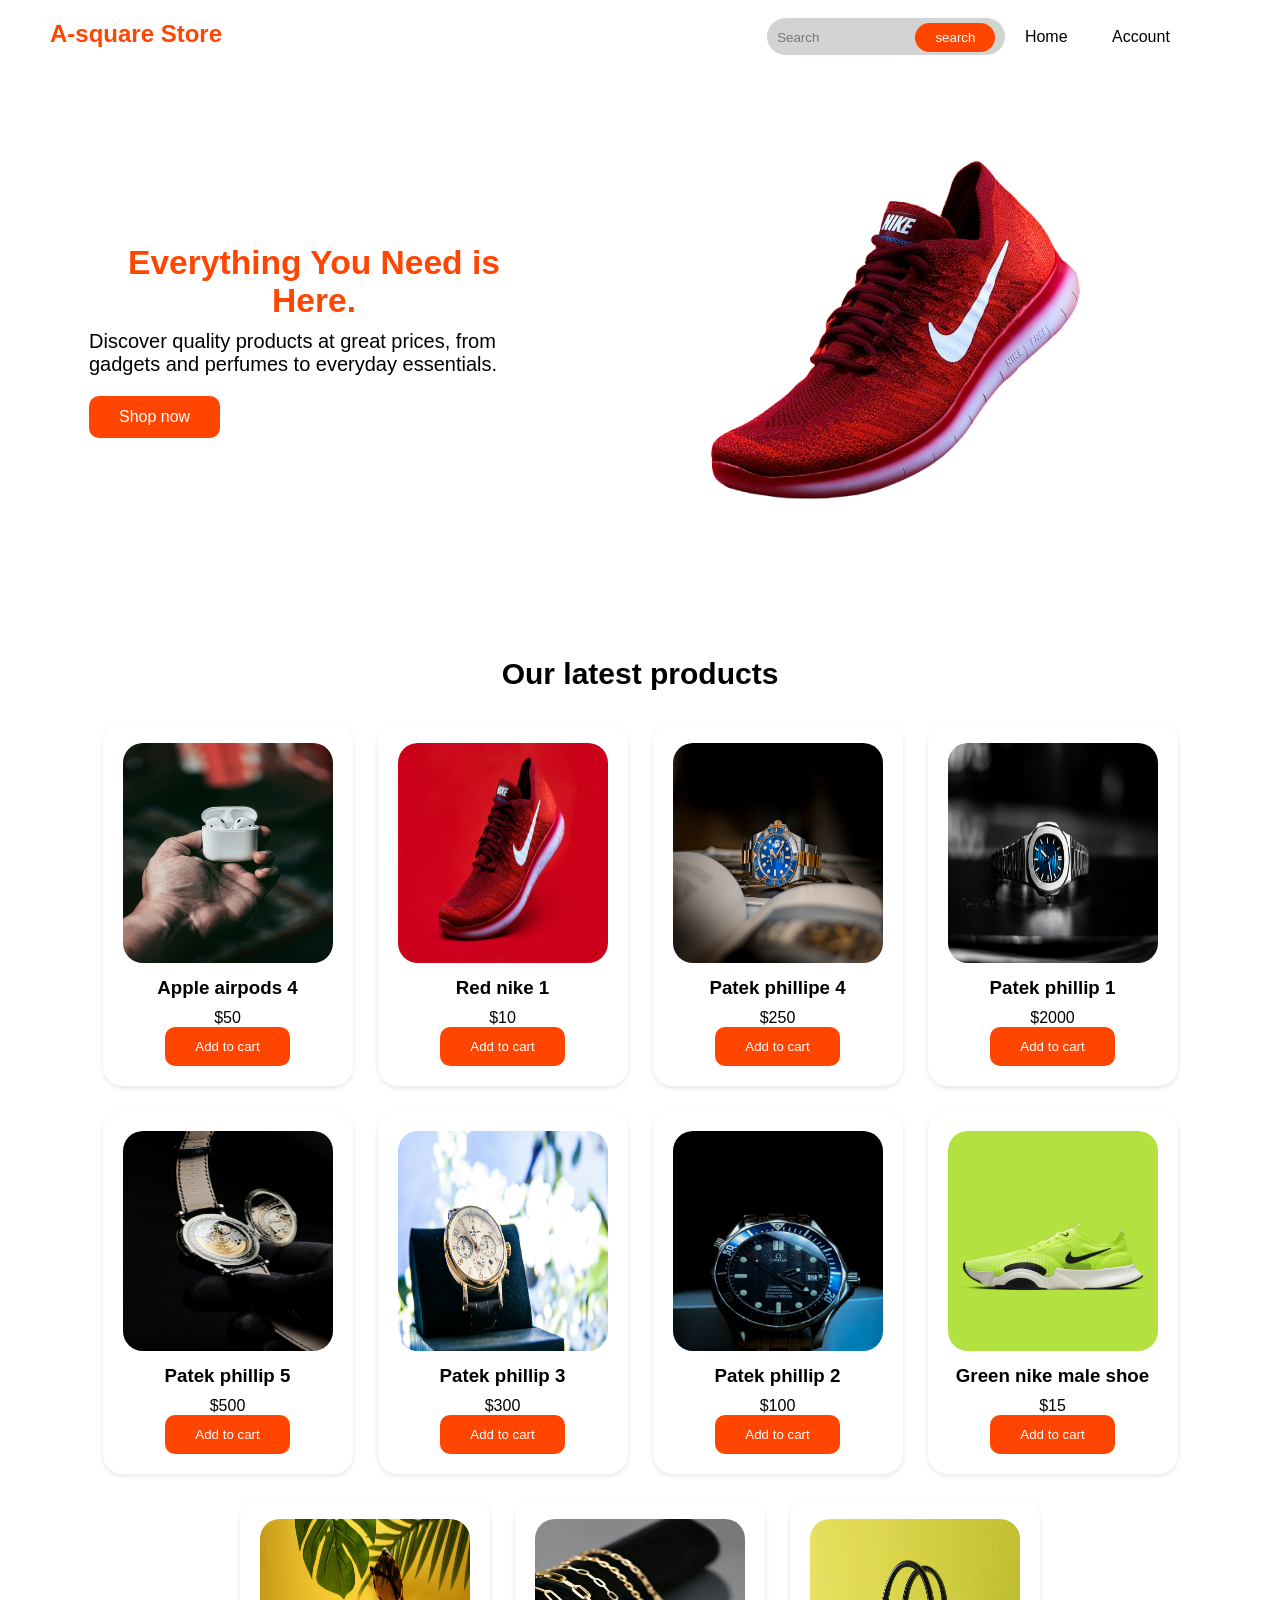
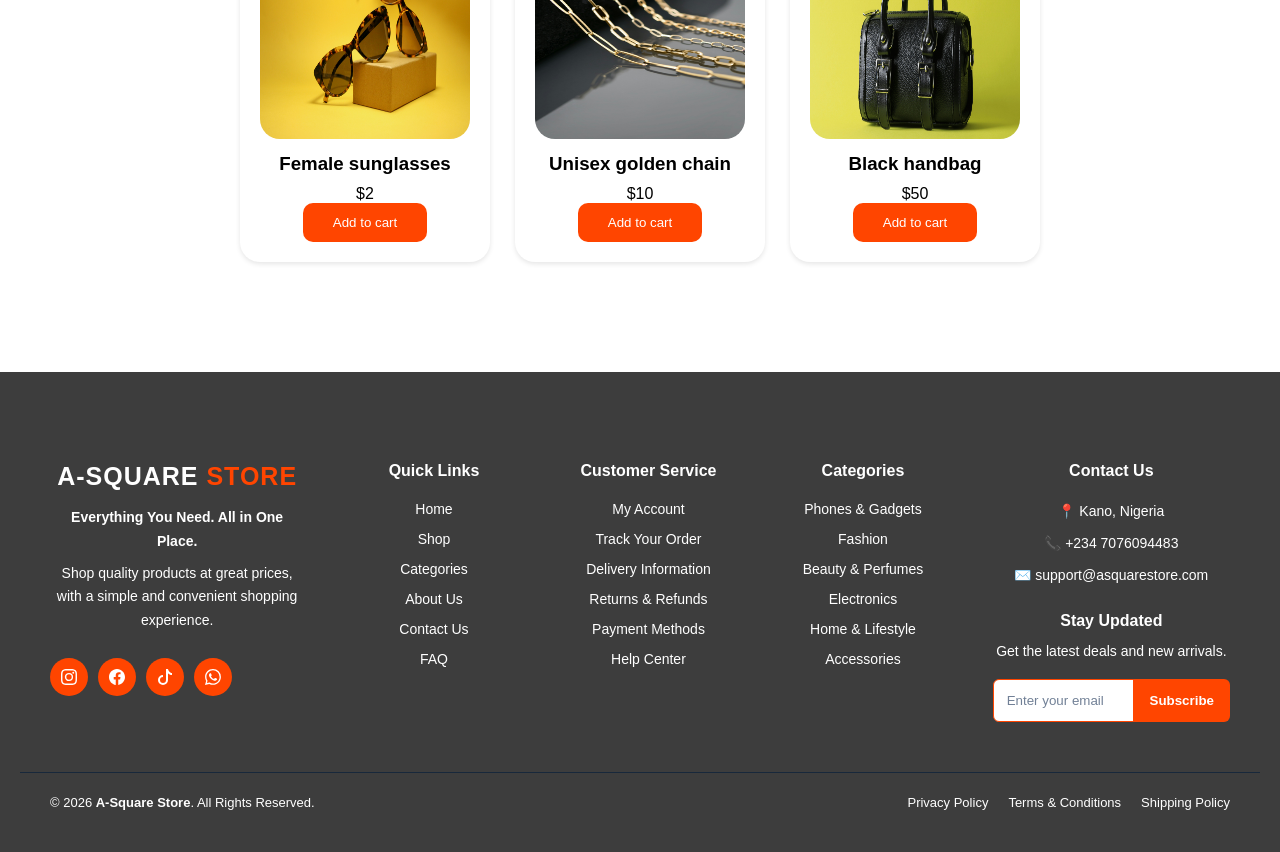
<file: index.html>
<!DOCTYPE html>
<html lang="en">
<head>
    <meta charset="UTF-8">
    <meta name="viewport" content="width=device-width, initial-scale=1.0">
    <title>A-square Store</title>
    <link rel="stylesheet" href="e-commerce.css">
</head>
<body>
    <header>
           <h2> A-square Store</h2>
            <nav>
                <span class="search">
                 <input type="text" class="search" placeholder="Search" >
                 <button class="btn">search</button>
                 </span>
                <a href="#">Home</a>
                <a href="forms.html">Account</a>
               
            </nav>
        
    </header>
    <!--Banner section-->
    <section class="banner">
        <div class="banner-content">
            <div class="banner-text">
                <h1>
                    Everything You Need is Here.
                    
                </h1>
                <p>Discover quality products at great prices, from gadgets and perfumes to everyday essentials.</p>
                <a href="#" class="btn-shop">Shop now</a>
            </div>
            <div>
                <img src="images/red_nike-removebg-preview.png" class="banner-img">
            </div>
        </div>
    </section>
    
<!--Product-Section-->

<section class="product">
    <h2>Our latest products</h2>
    <div class="product-container">
        <div class="product-content">
            <img src="images/airpods 4.jpg">
            <h3>Apple airpods 4</h3>
            <p>$50</p>
            <button class="btn-shop">Add to cart</button>
        </div>

        <div class="product-content">
            <img src="images/red nike.jpg">
            <h3>Red nike 1</h3>
            <p>$10</p>
            <button class="btn-shop">Add to cart</button>
        </div>

        <div class="product-content">
            <img src="images/patek phillipe 4.jpg">
            <h3>Patek phillipe 4</h3>
            <p>$250</p>
            <button class="btn-shop">Add to cart</button>
        </div>

        <div class="product-content">
            <img src="images/patek phillipe 1.jpg">
            <h3>Patek phillip 1</h3>
            <p>$2000</p>
            <button  class="btn-shop">Add to cart</button>
        </div>

        <div class="product-content">
            <img src="images/patek phillip 5.jpg">
            <h3>Patek phillip 5</h3>
            <p>$500</p>
            <button  class="btn-shop">Add to cart</button>
        </div>

        <div class="product-content">
            <img src="images/patek phillip 3.jpg">
            <h3>Patek phillip 3</h3>
            <p>$300</p>
            <button  class="btn-shop">Add to cart</button>
        </div>

        <div class="product-content"> 
            <img src="images/patek phillip 2.jpg">
            <h3>Patek phillip 2</h3>
            <p>$100</p>
            <button  class="btn-shop">Add to cart</button>
        </div>

        <div class="product-content">
            <img src="images/green nike.jpg">
            <h3>Green nike male shoe</h3>
            <p>$15</p>
            <button  class="btn-shop">Add to cart</button>
        </div>

        <div class="product-content">
            <img src="images/female sunglasses.jpg">
            <h3>Female sunglasses</h3>
            <p>$2</p>
            <button  class="btn-shop">Add to cart</button>
        </div>

        <div class="product-content">
            <img src="images/chain.jpg">
            <h3>Unisex golden chain</h3>
            <p>$10</p>
            <button  class="btn-shop">Add to cart</button>
        </div>

        <div class="product-content">
            <img src="images/black handbag.jpg">
            <h3>Black handbag</h3>
            <p>$50</p>
            <button  class="btn-shop">Add to cart</button>
        </div>
    </div>
</section>

<footer class="footer">
  <div class="footer-container">

    <!-- Brand -->
    <div class="footer-column footer-brand">
      <h2>A-SQUARE <span>STORE</span></h2>
      <p class="tagline">Everything You Need. All in One Place.</p>
      <p>
        Shop quality products at great prices, with a simple and convenient
        shopping experience.
      </p>

      <div class="social-links">
        <a href="https://www.instagram.com/iam_wycy?stkn=MWhldngwejRsaDhq0Q==">
            <svg xmlns="http://www.w3.org/2000/svg" width="16" height="16" fill="currentColor" class="bi bi-instagram" viewBox="0 0 16 16">
  <path d="M8 0C5.829 0 5.556.01 4.703.048 3.85.088 3.269.222 2.76.42a3.9 3.9 0 0 0-1.417.923A3.9 3.9 0 0 0 .42 2.76C.222 3.268.087 3.85.048 4.7.01 5.555 0 5.827 0 8.001c0 2.172.01 2.444.048 3.297.04.852.174 1.433.372 1.942.205.526.478.972.923 1.417.444.445.89.719 1.416.923.51.198 1.09.333 1.942.372C5.555 15.99 5.827 16 8 16s2.444-.01 3.298-.048c.851-.04 1.434-.174 1.943-.372a3.9 3.9 0 0 0 1.416-.923c.445-.445.718-.891.923-1.417.197-.509.332-1.09.372-1.942C15.99 10.445 16 10.173 16 8s-.01-2.445-.048-3.299c-.04-.851-.175-1.433-.372-1.941a3.9 3.9 0 0 0-.923-1.417A3.9 3.9 0 0 0 13.24.42c-.51-.198-1.092-.333-1.943-.372C10.443.01 10.172 0 7.998 0zm-.717 1.442h.718c2.136 0 2.389.007 3.232.046.78.035 1.204.166 1.486.275.373.145.64.319.92.599s.453.546.598.92c.11.281.24.705.275 1.485.039.843.047 1.096.047 3.231s-.008 2.389-.047 3.232c-.035.78-.166 1.203-.275 1.485a2.5 2.5 0 0 1-.599.919c-.28.28-.546.453-.92.598-.28.11-.704.24-1.485.276-.843.038-1.096.047-3.232.047s-2.39-.009-3.233-.047c-.78-.036-1.203-.166-1.485-.276a2.5 2.5 0 0 1-.92-.598 2.5 2.5 0 0 1-.6-.92c-.109-.281-.24-.705-.275-1.485-.038-.843-.046-1.096-.046-3.233s.008-2.388.046-3.231c.036-.78.166-1.204.276-1.486.145-.373.319-.64.599-.92s.546-.453.92-.598c.282-.11.705-.24 1.485-.276.738-.034 1.024-.044 2.515-.045zm4.988 1.328a.96.96 0 1 0 0 1.92.96.96 0 0 0 0-1.92m-4.27 1.122a4.109 4.109 0 1 0 0 8.217 4.109 4.109 0 0 0 0-8.217m0 1.441a2.667 2.667 0 1 1 0 5.334 2.667 2.667 0 0 1 0-5.334"/>
</svg>
        </a>
        <a href="Abdurrahman Aliyu Musa">
            <svg xmlns="http://www.w3.org/2000/svg" width="16" height="16" fill="currentColor" class="bi bi-facebook" viewBox="0 0 16 16">
  <path d="M16 8.049c0-4.446-3.582-8.05-8-8.05C3.58 0-.002 3.603-.002 8.05c0 4.017 2.926 7.347 6.75 7.951v-5.625h-2.03V8.05H6.75V6.275c0-2.017 1.195-3.131 3.022-3.131.876 0 1.791.157 1.791.157v1.98h-1.009c-.993 0-1.303.621-1.303 1.258v1.51h2.218l-.354 2.326H9.25V16c3.824-.604 6.75-3.934 6.75-7.951"/>
</svg>
        </a>
        <a href="#asquaregadgetss">
            <svg xmlns="http://www.w3.org/2000/svg" width="16" height="16" fill="currentColor" class="bi bi-tiktok" viewBox="0 0 16 16">
  <path d="M9 0h1.98c.144.715.54 1.617 1.235 2.512C12.895 3.389 13.797 4 15 4v2c-1.753 0-3.07-.814-4-1.829V11a5 5 0 1 1-5-5v2a3 3 0 1 0 3 3z"/>
</svg>
       
        </a>
        <a href="#iam_asquare11">
            <svg xmlns="http://www.w3.org/2000/svg" width="16" height="16" fill="currentColor" class="bi bi-whatsapp" viewBox="0 0 16 16">
  <path d="M13.601 2.326A7.85 7.85 0 0 0 7.994 0C3.627 0 .068 3.558.064 7.926c0 1.399.366 2.76 1.057 3.965L0 16l4.204-1.102a7.9 7.9 0 0 0 3.79.965h.004c4.368 0 7.926-3.558 7.93-7.93A7.9 7.9 0 0 0 13.6 2.326zM7.994 14.521a6.6 6.6 0 0 1-3.356-.92l-.24-.144-2.494.654.666-2.433-.156-.251a6.56 6.56 0 0 1-1.007-3.505c0-3.626 2.957-6.584 6.591-6.584a6.56 6.56 0 0 1 4.66 1.931 6.56 6.56 0 0 1 1.928 4.66c-.004 3.639-2.961 6.592-6.592 6.592m3.615-4.934c-.197-.099-1.17-.578-1.353-.646-.182-.065-.315-.099-.445.099-.133.197-.513.646-.627.775-.114.133-.232.148-.43.05-.197-.1-.836-.308-1.592-.985-.59-.525-.985-1.175-1.103-1.372-.114-.198-.011-.304.088-.403.087-.088.197-.232.296-.346.1-.114.133-.198.198-.33.065-.134.034-.248-.015-.347-.05-.099-.445-1.076-.612-1.47-.16-.389-.323-.335-.445-.34-.114-.007-.247-.007-.38-.007a.73.73 0 0 0-.529.247c-.182.198-.691.677-.691 1.654s.71 1.916.81 2.049c.098.133 1.394 2.132 3.383 2.992.47.205.84.326 1.129.418.475.152.904.129 1.246.08.38-.058 1.171-.48 1.338-.943.164-.464.164-.86.114-.943-.049-.084-.182-.133-.38-.232"/>
</svg>
        </a>
        
      </div>
    </div>

    <!-- Quick Links -->
    <div class="footer-column">
      <h3>Quick Links</h3>
      <ul>
        <li><a href="#Home">Home</a></li>
        <li><a href="#">Shop</a></li>
        <li><a href="#">Categories</a></li>
        <li><a href="#">About Us</a></li>
        <li><a href="#">Contact Us</a></li>
        <li><a href="#">FAQ</a></li>
      </ul>
    </div>

    <!-- Customer Service -->
    <div class="footer-column">
      <h3>Customer Service</h3>
      <ul>
        <li><a href="#">My Account</a></li>
        <li><a href="#">Track Your Order</a></li>
        <li><a href="#">Delivery Information</a></li>
        <li><a href="#">Returns & Refunds</a></li>
        <li><a href="#">Payment Methods</a></li>
        <li><a href="#">Help Center</a></li>
      </ul>
    </div>

    <!-- Categories -->
    <div class="footer-column">
      <h3>Categories</h3>
      <ul>
        <li><a href="#">Phones & Gadgets</a></li>
        <li><a href="#">Fashion</a></li>
        <li><a href="#">Beauty & Perfumes</a></li>
        <li><a href="#">Electronics</a></li>
        <li><a href="#">Home & Lifestyle</a></li>
        <li><a href="#">Accessories</a></li>
      </ul>
    </div>

    <!-- Contact -->
    <div class="footer-column contact-column">
      <h3>Contact Us</h3>

      <p>📍 Kano, Nigeria</p>
      <p>📞 +234 7076094483</p>
      <p>✉️ support@asquarestore.com</p>

      <h3 class="newsletter-title">Stay Updated</h3>
      <p>Get the latest deals and new arrivals.</p>

      <form class="newsletter">
        <input
          type="email"
          placeholder="Enter your email"
          aria-label="Email address"
          required
        >
        <button type="submit">Subscribe</button>
      </form>
    </div>

  </div>

  <!-- Bottom Footer -->
  <div class="footer-bottom">
    <div class="footer-bottom-container">

      <p>
        © 2026 <strong>A-Square Store</strong>. All Rights Reserved.
      </p>

      <div class="legal-links">
        <a href="#">Privacy Policy</a>
        <a href="#">Terms & Conditions</a>
        <a href="#">Shipping Policy</a>
      </div>

    </div>
  </div>
</footer>

</body>
</html>
</file>
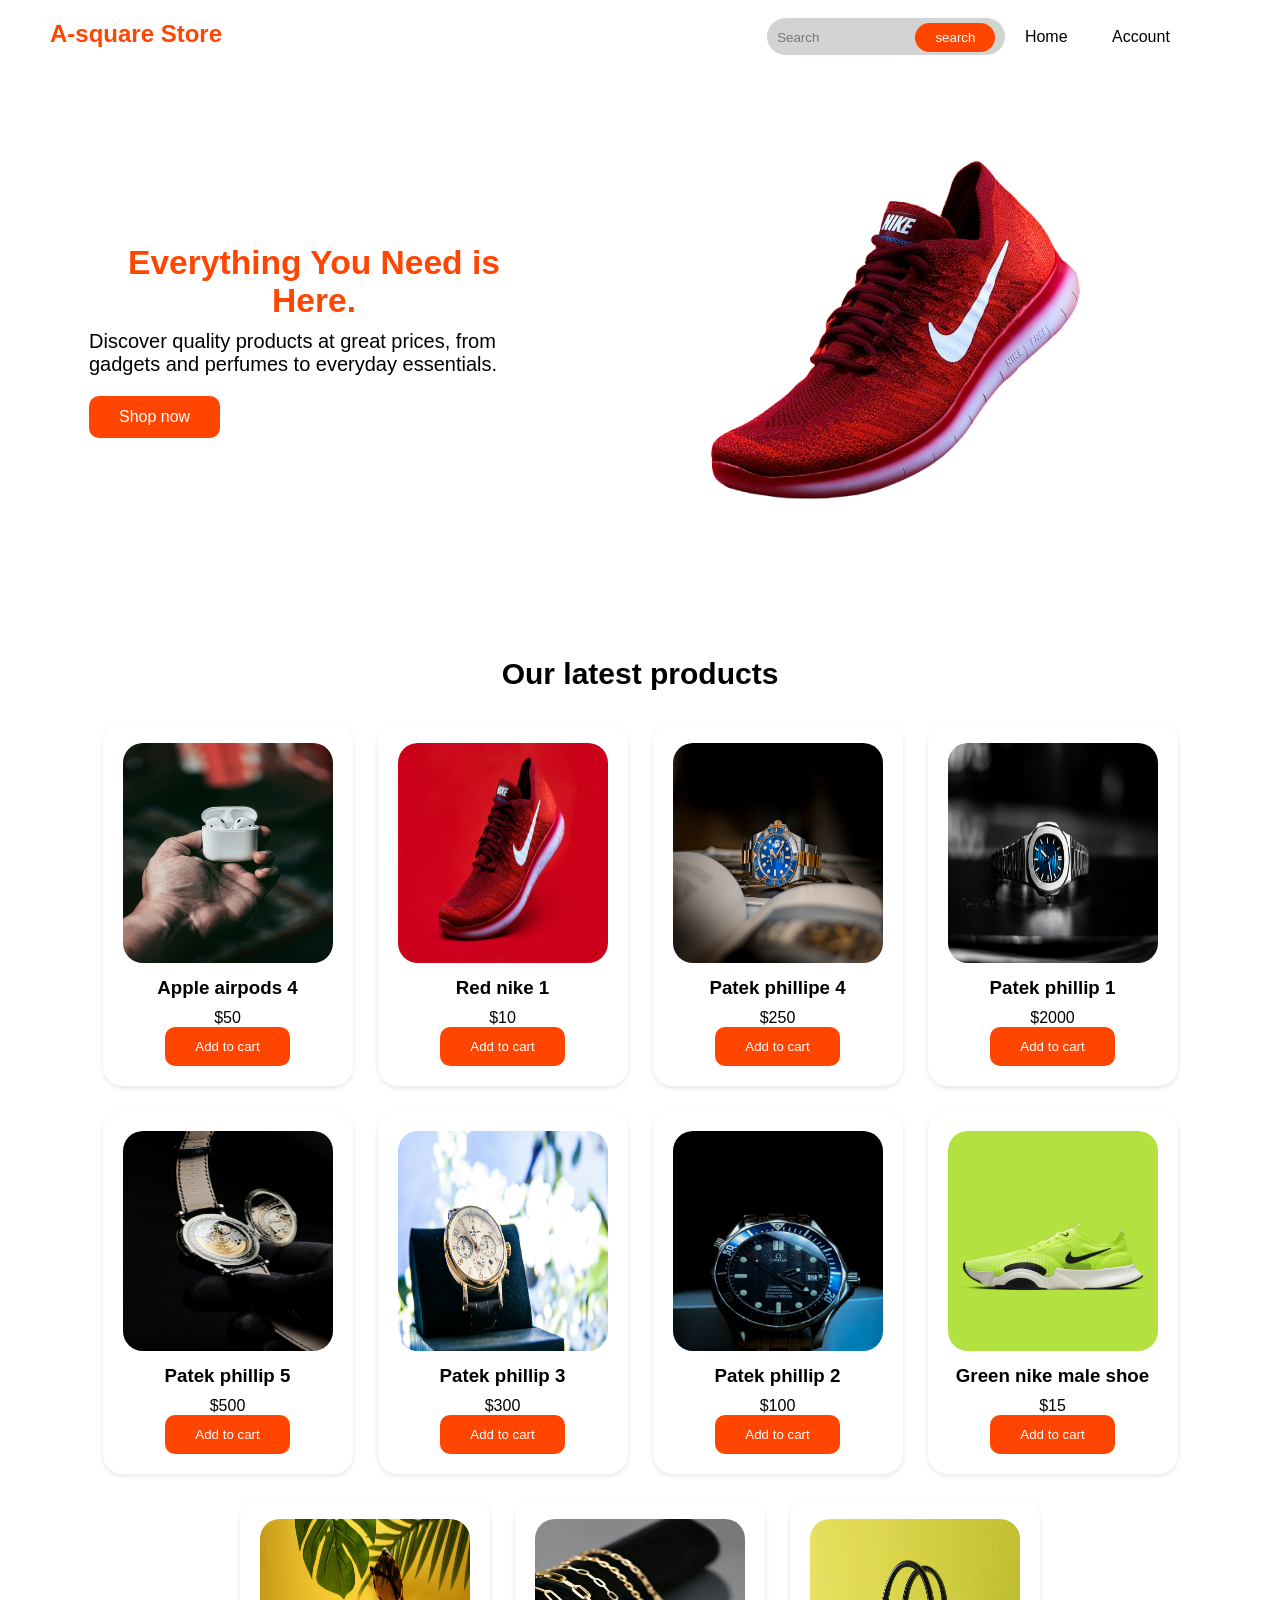
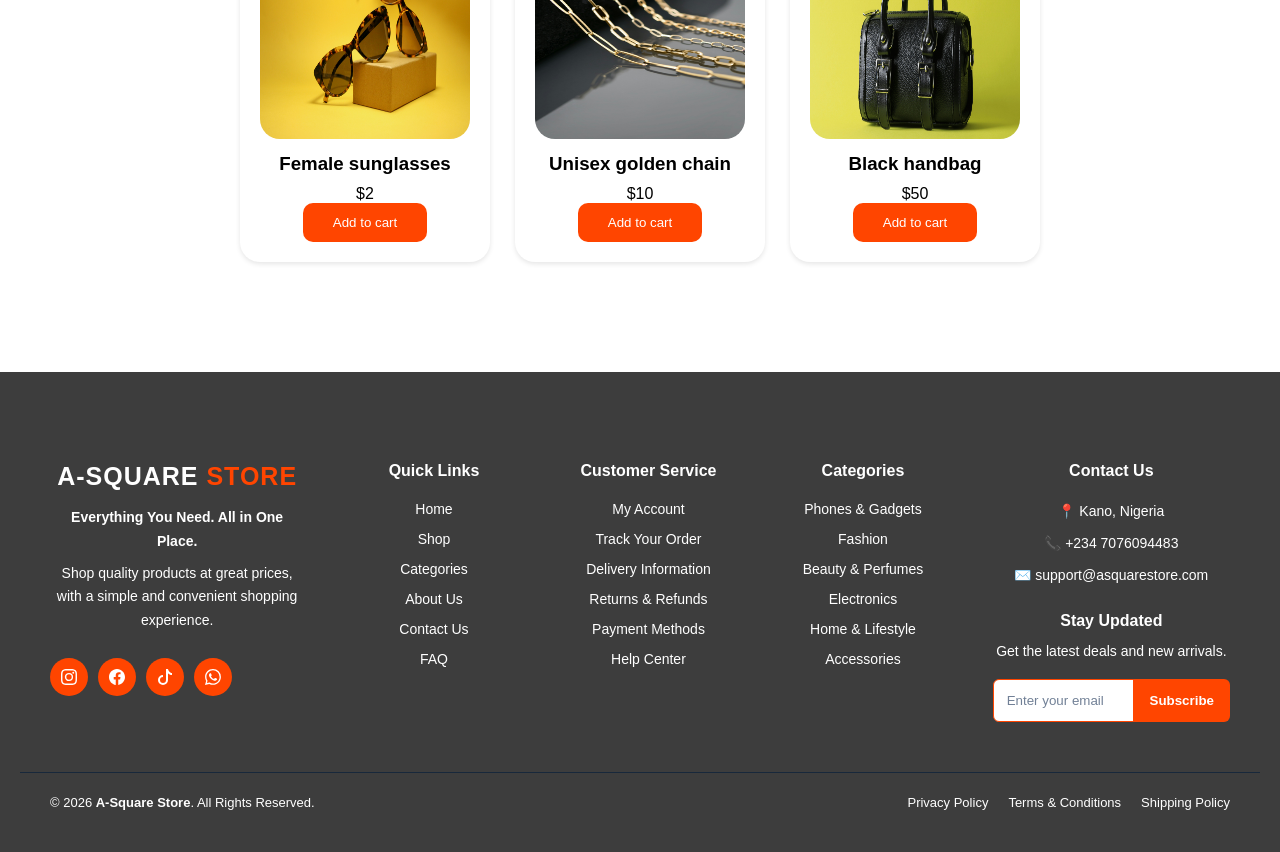
<file: A-square-store.html>
<!DOCTYPE html>
<html lang="en">
<head>
    <meta charset="UTF-8">
    <meta name="viewport" content="width=device-width, initial-scale=1.0">
    <title>A-square Store</title>
    <link rel="stylesheet" href="e-commerce.css">
</head>
<body>
    <header>
           <h2> A-square Store</h2>
            <nav>
                <span class="search">
                 <input type="text" class="search" placeholder="Search" >
                 <button class="btn">search</button>
                 </span>
                <a href="#">Home</a>
                <a href="forms.html">Account</a>
               
            </nav>
        
    </header>
    <!--Banner section-->
    <section class="banner">
        <div class="banner-content">
            <div class="banner-text">
                <h1>
                    Everything You Need is Here.
                    
                </h1>
                <p>Discover quality products at great prices, from gadgets and perfumes to everyday essentials.</p>
                <a href="#" class="btn-shop">Shop now</a>
            </div>
            <div>
                <img src="images/red_nike-removebg-preview.png" class="banner-img">
            </div>
        </div>
    </section>
    
<!--Product-Section-->

<section class="product">
    <h2>Our latest products</h2>
    <div class="product-container">
        <div class="product-content">
            <img src="images/airpods 4.jpg">
            <h3>Apple airpods 4</h3>
            <p>$50</p>
            <button class="btn-shop">Add to cart</button>
        </div>

        <div class="product-content">
            <img src="images/red nike.jpg">
            <h3>Red nike 1</h3>
            <p>$10</p>
            <button class="btn-shop">Add to cart</button>
        </div>

        <div class="product-content">
            <img src="images/patek phillipe 4.jpg">
            <h3>Patek phillipe 4</h3>
            <p>$250</p>
            <button class="btn-shop">Add to cart</button>
        </div>

        <div class="product-content">
            <img src="images/patek phillipe 1.jpg">
            <h3>Patek phillip 1</h3>
            <p>$2000</p>
            <button  class="btn-shop">Add to cart</button>
        </div>

        <div class="product-content">
            <img src="images/patek phillip 5.jpg">
            <h3>Patek phillip 5</h3>
            <p>$500</p>
            <button  class="btn-shop">Add to cart</button>
        </div>

        <div class="product-content">
            <img src="images/patek phillip 3.jpg">
            <h3>Patek phillip 3</h3>
            <p>$300</p>
            <button  class="btn-shop">Add to cart</button>
        </div>

        <div class="product-content"> 
            <img src="images/patek phillip 2.jpg">
            <h3>Patek phillip 2</h3>
            <p>$100</p>
            <button  class="btn-shop">Add to cart</button>
        </div>

        <div class="product-content">
            <img src="images/green nike.jpg">
            <h3>Green nike male shoe</h3>
            <p>$15</p>
            <button  class="btn-shop">Add to cart</button>
        </div>

        <div class="product-content">
            <img src="images/female sunglasses.jpg">
            <h3>Female sunglasses</h3>
            <p>$2</p>
            <button  class="btn-shop">Add to cart</button>
        </div>

        <div class="product-content">
            <img src="images/chain.jpg">
            <h3>Unisex golden chain</h3>
            <p>$10</p>
            <button  class="btn-shop">Add to cart</button>
        </div>

        <div class="product-content">
            <img src="images/black handbag.jpg">
            <h3>Black handbag</h3>
            <p>$50</p>
            <button  class="btn-shop">Add to cart</button>
        </div>
    </div>
</section>

<footer class="footer">
  <div class="footer-container">

    <!-- Brand -->
    <div class="footer-column footer-brand">
      <h2>A-SQUARE <span>STORE</span></h2>
      <p class="tagline">Everything You Need. All in One Place.</p>
      <p>
        Shop quality products at great prices, with a simple and convenient
        shopping experience.
      </p>

      <div class="social-links">
        <a href="https://www.instagram.com/iam_wycy?stkn=MWhldngwejRsaDhq0Q==">
            <svg xmlns="http://www.w3.org/2000/svg" width="16" height="16" fill="currentColor" class="bi bi-instagram" viewBox="0 0 16 16">
  <path d="M8 0C5.829 0 5.556.01 4.703.048 3.85.088 3.269.222 2.76.42a3.9 3.9 0 0 0-1.417.923A3.9 3.9 0 0 0 .42 2.76C.222 3.268.087 3.85.048 4.7.01 5.555 0 5.827 0 8.001c0 2.172.01 2.444.048 3.297.04.852.174 1.433.372 1.942.205.526.478.972.923 1.417.444.445.89.719 1.416.923.51.198 1.09.333 1.942.372C5.555 15.99 5.827 16 8 16s2.444-.01 3.298-.048c.851-.04 1.434-.174 1.943-.372a3.9 3.9 0 0 0 1.416-.923c.445-.445.718-.891.923-1.417.197-.509.332-1.09.372-1.942C15.99 10.445 16 10.173 16 8s-.01-2.445-.048-3.299c-.04-.851-.175-1.433-.372-1.941a3.9 3.9 0 0 0-.923-1.417A3.9 3.9 0 0 0 13.24.42c-.51-.198-1.092-.333-1.943-.372C10.443.01 10.172 0 7.998 0zm-.717 1.442h.718c2.136 0 2.389.007 3.232.046.78.035 1.204.166 1.486.275.373.145.64.319.92.599s.453.546.598.92c.11.281.24.705.275 1.485.039.843.047 1.096.047 3.231s-.008 2.389-.047 3.232c-.035.78-.166 1.203-.275 1.485a2.5 2.5 0 0 1-.599.919c-.28.28-.546.453-.92.598-.28.11-.704.24-1.485.276-.843.038-1.096.047-3.232.047s-2.39-.009-3.233-.047c-.78-.036-1.203-.166-1.485-.276a2.5 2.5 0 0 1-.92-.598 2.5 2.5 0 0 1-.6-.92c-.109-.281-.24-.705-.275-1.485-.038-.843-.046-1.096-.046-3.233s.008-2.388.046-3.231c.036-.78.166-1.204.276-1.486.145-.373.319-.64.599-.92s.546-.453.92-.598c.282-.11.705-.24 1.485-.276.738-.034 1.024-.044 2.515-.045zm4.988 1.328a.96.96 0 1 0 0 1.92.96.96 0 0 0 0-1.92m-4.27 1.122a4.109 4.109 0 1 0 0 8.217 4.109 4.109 0 0 0 0-8.217m0 1.441a2.667 2.667 0 1 1 0 5.334 2.667 2.667 0 0 1 0-5.334"/>
</svg>
        </a>
        <a href="Abdurrahman Aliyu Musa">
            <svg xmlns="http://www.w3.org/2000/svg" width="16" height="16" fill="currentColor" class="bi bi-facebook" viewBox="0 0 16 16">
  <path d="M16 8.049c0-4.446-3.582-8.05-8-8.05C3.58 0-.002 3.603-.002 8.05c0 4.017 2.926 7.347 6.75 7.951v-5.625h-2.03V8.05H6.75V6.275c0-2.017 1.195-3.131 3.022-3.131.876 0 1.791.157 1.791.157v1.98h-1.009c-.993 0-1.303.621-1.303 1.258v1.51h2.218l-.354 2.326H9.25V16c3.824-.604 6.75-3.934 6.75-7.951"/>
</svg>
        </a>
        <a href="#asquaregadgetss">
            <svg xmlns="http://www.w3.org/2000/svg" width="16" height="16" fill="currentColor" class="bi bi-tiktok" viewBox="0 0 16 16">
  <path d="M9 0h1.98c.144.715.54 1.617 1.235 2.512C12.895 3.389 13.797 4 15 4v2c-1.753 0-3.07-.814-4-1.829V11a5 5 0 1 1-5-5v2a3 3 0 1 0 3 3z"/>
</svg>
       
        </a>
        <a href="#iam_asquare11">
            <svg xmlns="http://www.w3.org/2000/svg" width="16" height="16" fill="currentColor" class="bi bi-whatsapp" viewBox="0 0 16 16">
  <path d="M13.601 2.326A7.85 7.85 0 0 0 7.994 0C3.627 0 .068 3.558.064 7.926c0 1.399.366 2.76 1.057 3.965L0 16l4.204-1.102a7.9 7.9 0 0 0 3.79.965h.004c4.368 0 7.926-3.558 7.93-7.93A7.9 7.9 0 0 0 13.6 2.326zM7.994 14.521a6.6 6.6 0 0 1-3.356-.92l-.24-.144-2.494.654.666-2.433-.156-.251a6.56 6.56 0 0 1-1.007-3.505c0-3.626 2.957-6.584 6.591-6.584a6.56 6.56 0 0 1 4.66 1.931 6.56 6.56 0 0 1 1.928 4.66c-.004 3.639-2.961 6.592-6.592 6.592m3.615-4.934c-.197-.099-1.17-.578-1.353-.646-.182-.065-.315-.099-.445.099-.133.197-.513.646-.627.775-.114.133-.232.148-.43.05-.197-.1-.836-.308-1.592-.985-.59-.525-.985-1.175-1.103-1.372-.114-.198-.011-.304.088-.403.087-.088.197-.232.296-.346.1-.114.133-.198.198-.33.065-.134.034-.248-.015-.347-.05-.099-.445-1.076-.612-1.47-.16-.389-.323-.335-.445-.34-.114-.007-.247-.007-.38-.007a.73.73 0 0 0-.529.247c-.182.198-.691.677-.691 1.654s.71 1.916.81 2.049c.098.133 1.394 2.132 3.383 2.992.47.205.84.326 1.129.418.475.152.904.129 1.246.08.38-.058 1.171-.48 1.338-.943.164-.464.164-.86.114-.943-.049-.084-.182-.133-.38-.232"/>
</svg>
        </a>
        
      </div>
    </div>

    <!-- Quick Links -->
    <div class="footer-column">
      <h3>Quick Links</h3>
      <ul>
        <li><a href="#Home">Home</a></li>
        <li><a href="#">Shop</a></li>
        <li><a href="#">Categories</a></li>
        <li><a href="#">About Us</a></li>
        <li><a href="#">Contact Us</a></li>
        <li><a href="#">FAQ</a></li>
      </ul>
    </div>

    <!-- Customer Service -->
    <div class="footer-column">
      <h3>Customer Service</h3>
      <ul>
        <li><a href="#">My Account</a></li>
        <li><a href="#">Track Your Order</a></li>
        <li><a href="#">Delivery Information</a></li>
        <li><a href="#">Returns & Refunds</a></li>
        <li><a href="#">Payment Methods</a></li>
        <li><a href="#">Help Center</a></li>
      </ul>
    </div>

    <!-- Categories -->
    <div class="footer-column">
      <h3>Categories</h3>
      <ul>
        <li><a href="#">Phones & Gadgets</a></li>
        <li><a href="#">Fashion</a></li>
        <li><a href="#">Beauty & Perfumes</a></li>
        <li><a href="#">Electronics</a></li>
        <li><a href="#">Home & Lifestyle</a></li>
        <li><a href="#">Accessories</a></li>
      </ul>
    </div>

    <!-- Contact -->
    <div class="footer-column contact-column">
      <h3>Contact Us</h3>

      <p>📍 Kano, Nigeria</p>
      <p>📞 +234 7076094483</p>
      <p>✉️ support@asquarestore.com</p>

      <h3 class="newsletter-title">Stay Updated</h3>
      <p>Get the latest deals and new arrivals.</p>

      <form class="newsletter">
        <input
          type="email"
          placeholder="Enter your email"
          aria-label="Email address"
          required
        >
        <button type="submit">Subscribe</button>
      </form>
    </div>

  </div>

  <!-- Bottom Footer -->
  <div class="footer-bottom">
    <div class="footer-bottom-container">

      <p>
        © 2026 <strong>A-Square Store</strong>. All Rights Reserved.
      </p>

      <div class="legal-links">
        <a href="#">Privacy Policy</a>
        <a href="#">Terms & Conditions</a>
        <a href="#">Shipping Policy</a>
      </div>

    </div>
  </div>
</footer>

</body>
</html>
</file>
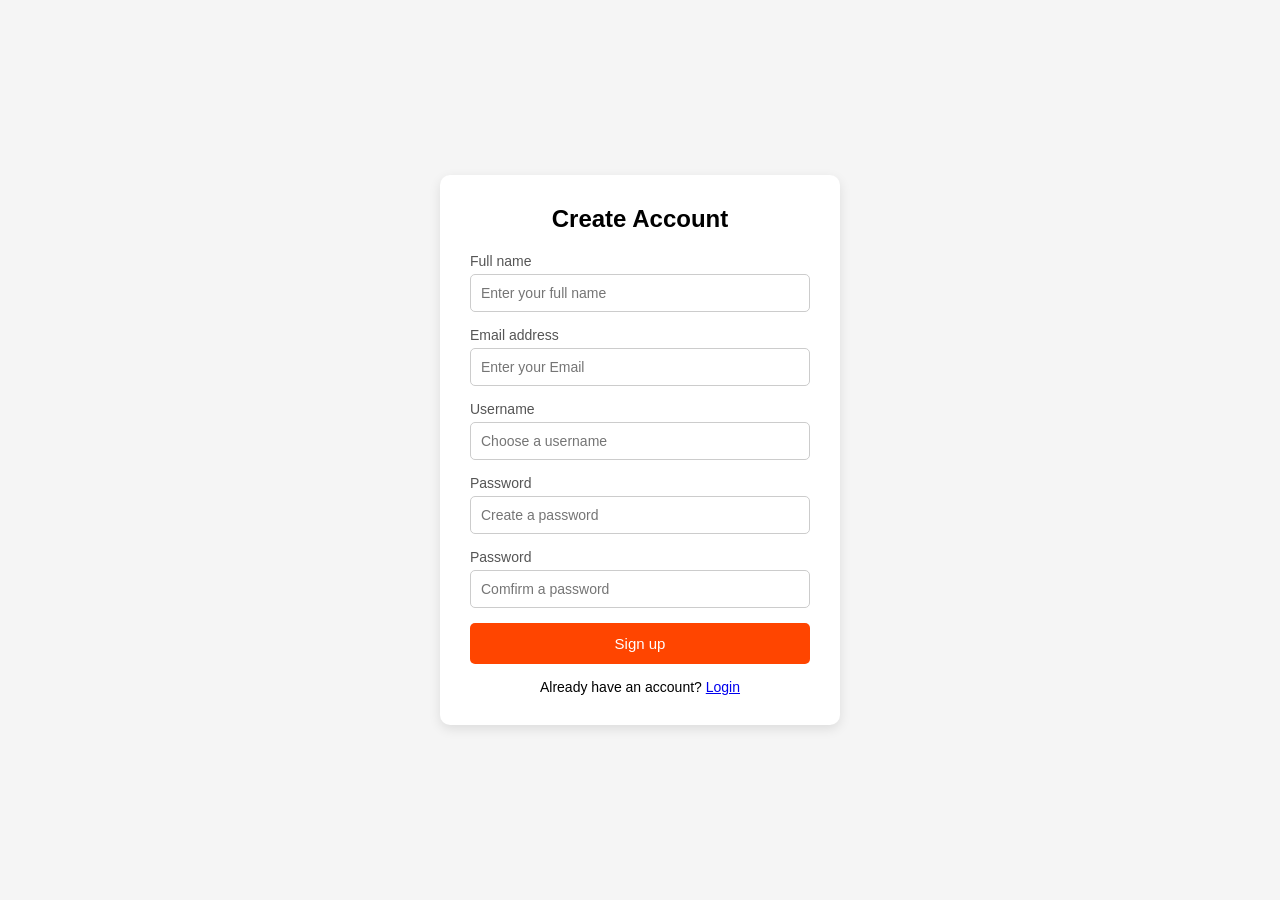
<file: forms.html>
<!DOCTYPE html>
<html lang="en">
<head>
    <meta charset="UTF-8">
    <meta name="viewport" content="width=device-width>, initial-scale=1.0">
    <title>Login Forms</title>
    <style>
        *{
            margin: 0;
            box-sizing: border-box;
            padding: 0;
            font-family: Arial, Helvetica, sans-serif;
        }
        body{
            display: flex;
            justify-content: center;
            align-items: center;
            min-height: 100vh;
            background:whitesmoke;
        }
        .formcontainer{
            width: 400px;
            background: white;
            padding: 30px;
            box-shadow: 0 4px 12px rgba(0, 0, 0, 0.1);
            border-radius: 10px;
        }
        .formcontainer h2{
            text-align: center;
            margin-bottom: 20px;
        }
        .form-group{
            margin-bottom: 15px;
        }
        .form-group label{
            display: block;
            margin-bottom: 5px;
            font-size: 14px;
            color: #555;
        }
        .form-group input{
            width: 100%;
            padding: 10px;
            border:1px solid #ccc;
            border-radius: 5px;
            font-size: 14px;
            outline: none;
        }
        .form-group input:focus{
            border-color: orangered;
        }
        .btn{
            width: 100%;
            padding: 12px;
            background: orangered;
            color: white;
            border: none;
            border-radius: 5px;
            font-size: 15px;
            cursor: pointer;
            transition: 0.6s;
        }
        .btn:hover{
            background: orange;
        }
        .login{
            text-align: center;
            margin-top: 15px;
            font-size: 14px;
        }
    </style>
</head>
<body>
    <div class="formcontainer">
        <h2>Create Account</h2>
        <form onsubmit="event.preventDefault(); alert('Thanks for choosing us'); ">
            <div class="form-group">
                <label>Full name</label>
                <input type="text" placeholder="Enter your full name" required>
            </div>
            <div class="form-group">
                <label>Email address</label>
                <input type="Email" placeholder="Enter your Email" required>
            </div>
            <div class="form-group">
                <label>Username</label>
                <input type="text" placeholder="Choose a username" required>
            </div>
            <div class="form-group">
                <label>Password</label>
                <input type="password" placeholder="Create a password" required>
            </div>
            <div class="form-group">
                <label>Password</label>
                <input type="password" placeholder="Comfirm a password" required>
            </div>
            <button type="submit" class="btn">Sign up</button>
            <div class="login">
                Already have an account? <a href="new assignment.html">Login</a>
            </div>
        </form>
    </div>
</body>
</html>
</file>
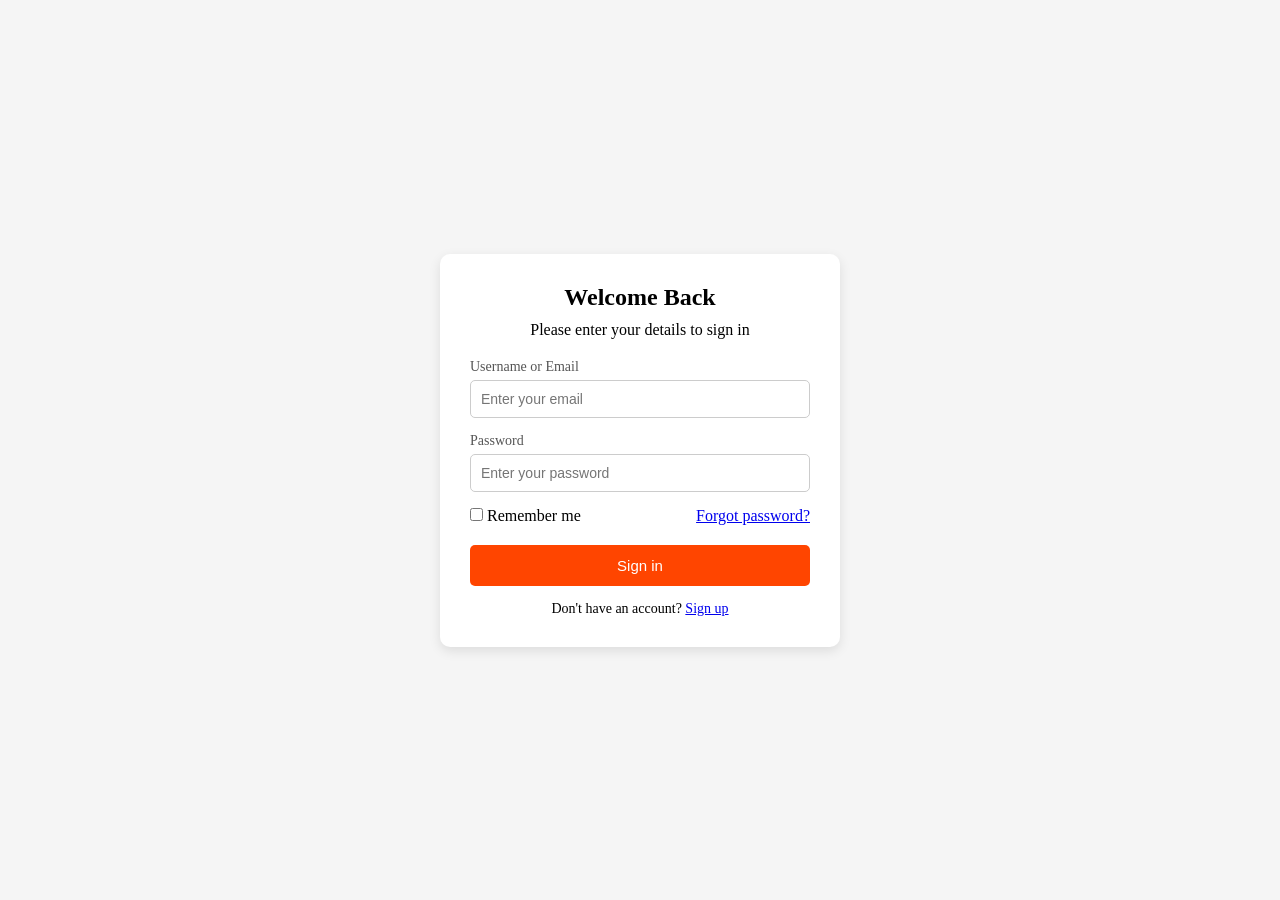
<file: new assignment.html>
<!DOCTYPE html>
<html lang="en">
<head>
    <meta charset="UTF-8">
    <meta name="viewport" content="width=device-width, initial-scale=1.0">
    <title>Document</title>
    
    <style>
         *{
            margin: 0;
            box-sizing: border-box;
            padding: 0;
            font-family:Arial, Helvetica, sans-serif,;
         }
           
        body{
            display: flex;
            justify-content: center;
            align-items: center;
            min-height: 100vh;
            background:whitesmoke;
        }
         
        .container{
            width: 400px;
            background: white;
            padding: 30px;
            box-shadow: 0 4px 12px rgba(0, 0, 0, 0.1);
            border-radius: 10px;
        } 
          .container h2{
            text-align: center;
            margin-bottom: 10px;
        }  
        .form-group{
            margin-bottom: 15px;
        }
        .form-group label{
            display: block;
            margin-bottom: 5px;
            font-size: 14px;
            color: #555;
        }
         .form-group input{
            width: 100%;
            padding: 10px;
            border:1px solid #ccc;
            border-radius: 5px;
            font-size: 14px;
            outline: none;
        }
        .form-group input:focus{
            border-color: orangered;
        } 
         .btn{
            width: 100%;
            padding: 12px;
            margin-top: 20px;
            background: orangered;
            color: white;
            border: none;
            border-radius: 5px;
            font-size: 15px;
            cursor: pointer;
            transition: 0.6s;
        }
        .btn:hover{
            background: orange;
        }  
         .sign-up{
            text-align: center;
            margin-top: 15px;
            font-size: 14px;
        } 
        .dtls{
            margin-bottom: 20px;
            text-align: center;
        } 
        .check{
            width: 100%;
            justify-content: space-between;
            display: flex
            
        }
        .lbl{
            gap: 6px;

        }
           
          
    </style>
</head>
<body>
   
     <div class="container">
        <h2>Welcome Back</h2>
        <P class="dtls">Please enter your details to sign in</P>
        <form>
            <div class="form-group">
                <label>Username or Email</label>
                <input type="text" placeholder="Enter your email">
            </div>
            <div class="form-group">
                <label>Password</label>
                <input type="password" placeholder="Enter your password">
            </div>
            <div class="check">
                 <label class="lbl">
                <input type="checkbox">
               Remember me</label>
                <a href="#">Forgot password?</a>
            </div>
            <button type="submit" class="btn">Sign in</button>
            <div class="sign-up">
                Don't have an account? <a href="forms.html">Sign up</a>
            </div>
            </form>
</body>
</html>
</file>
<file: e-commerce.css>
*{
    margin: 0;
    padding: 0;
    box-sizing: border-box;
    font-family: Arial, Helvetica, sans-serif;
}

header{
    background: white;
    width: 100%;
    justify-content: space-between;
    display: flex;
    padding: 20px 50px;
    color: orangered;
    font-weight: 600px;
}
header nav a{
    text-decoration: none;
    color: black;
    margin: 10px 20px 5px ;
}
nav input{
    outline: none;
    border: none;
}
.search{
    background-color: rgb(210,212,210);
    padding: 10px 5px;
    width: 30%;
    border-radius: 30px;
}
.btn{
    padding: 7px 20px;
    border-radius: 20px;
    background-color: orangered;
    border: none;
    color: white;
}
.banner{
    display: flex;
    justify-content: center;
    text-align: center;
    padding: 60px 40px;
}
.banner-content{
    display: flex;
    gap: 40px;
    align-items: center;
}
.banner-text{
    max-width: 450px;
    display: flex;
    flex-direction: column;
    justify-content: space-between;
    align-items: start;
}
.banner-text h1{
    font-size: 2.1rem;
    color: orangered;
}
.banner-text p{
    margin: 10px 0 20px;
    font-size: 20px;
    text-align: left;
}
.btn-shop{
    text-decoration: none;
    padding: 12px 30px;
    background-color: orangered;
    color: white;
    border-radius: 10px;
    border: none;
}
.btn-shop:hover{
    background-color: rgb(255, 93, 29);
}
.banner-img{
    position: relative;
    left: 15px;
    right: 15px;
}
.product{
    padding: 50px;
    text-align: center;

}
.product h2{
    font-size: 30px;
    margin-bottom: 32px;
}
.product-container{
    display: flex;
    justify-content: center;
    flex-wrap: wrap;
    gap: 25px;
}
.product-content{
    background: white;
    width: 250px;
    padding: 20px;
    border-radius: 20px; 
    box-shadow: 0 2px 5px rgba(0, 0, 0, 0.1); 
}
.product-content img{
    width: 100%;
    border-radius: 20px;
    height: 220px;
    
}
.product-content h3{
    margin: 10px 0;
}
footer{
    background: black;
    color: #fff;
    text-align: center;
    padding: 20px;
}


/* =========================
   A-SQUARE STORE FOOTER
   ========================= */

.footer {
  background: rgb(61, 61, 61);
  color: white;
  font-family: Arial, Helvetica, sans-serif;
  margin-top: 60px;
}

/* Main Footer */
.footer-container {
  max-width: 1250px;
  margin: auto;
  padding: 70px 30px 50px;

  display: grid;
  grid-template-columns:
    1.5fr
    1fr
    1fr
    1fr
    1.4fr;

  gap: 45px;
}

/* Brand */
.footer-brand h2 {
  font-size: 25px;
  margin: 0 0 15px;
  color: #ffffff;
  letter-spacing: 1px;
}

.footer-brand h2 span {
  color: orangered;
}

.footer-brand p {
  color: white;
  line-height: 1.7;
  font-size: 14px;
  max-width: 300px;
}

.footer-brand .tagline {
  color: #ffffff;
  font-weight: 600;
  margin-bottom: 8px;
}

/* Headings */
.footer-column h3 {
  color: #ffffff;
  font-size: 16px;
  margin: 0 0 20px;
}

/* Lists */
.footer-column ul {
  list-style: none;
  padding: 0;
  margin: 0;
}

.footer-column ul li {
  margin-bottom: 12px;
}

.footer-column ul li a {
  color: white;
  text-decoration: none;
  font-size: 14px;
  transition: 0.3s ease;
}

.footer-column ul li a:hover {
  color: orangered;
  padding-left: 4px;
}

/* Social Media */
.social-links {
  display: flex;
  gap: 10px;
  margin-top: 25px;
}

.social-links a {
  width: 38px;
  height: 38px;

  display: flex;
  align-items: center;
  justify-content: center;

  background: orangered;
  color: #ffffff;

  border-radius: 50%;
  text-decoration: none;

  font-size: 12px;
  font-weight: bold;

  transition: 0.3s ease;
}

.social-links a:hover {
  background: orange;
  transform: translateY(-3px);
}

/* Contact */
.contact-column p {
  color: white;
  font-size: 14px;
  line-height: 1.7;
  margin: 8px 0;
}

/* Newsletter */
.newsletter-title {
  margin-top: 25px !important;
  margin-bottom: 10px !important;
}

.newsletter {
  display: flex;
  margin-top: 15px;
  width: 100%;
}

.newsletter input {
  width: 100%;
  min-width: 0;

  padding: 13px;

  border: 1px solid orangered;

  color: #ffffff;
  outline: none;

  border-radius: 6px 0 0 6px;
}

.newsletter input::placeholder {
  color: #718096;
}

.newsletter input:focus {
  border-color: orange;
}

.newsletter button {
  border: none;
  padding: 13px 16px;

  background: orangered;
  color: white;

  font-weight: 600;
  cursor: pointer;

  border-radius: 0 6px 6px 0;

  transition: 0.3s ease;
}

.newsletter button:hover {
  background: orange;
}

/* Bottom Footer */
.footer-bottom {
  border-top: 1px solid #18283b;
}

.footer-bottom-container {
  max-width: 1250px;
  margin: auto;

  padding: 22px 30px;

  display: flex;
  justify-content: space-between;
  align-items: center;

  gap: 20px;
}

.footer-bottom p {
  margin: 0;
  color: white;
  font-size: 13px;
}

.footer-bottom strong {
  color: #ffffff;
}

/* Legal Links */
.legal-links {
  display: flex;
  gap: 20px;
}

.legal-links a {
  color: white;
  text-decoration: none;
  font-size: 13px;
  transition: 0.3s ease;
}

.legal-links a:hover {
  color: orange;
}


/* =========================
   TABLET
   ========================= */

@media (max-width: 1000px) {

  .footer-container {
    grid-template-columns: repeat(2, 1fr);
  }

  .footer-brand {
    grid-column: span 2;
  }

}


/* =========================
   MOBILE
   ========================= */

@media (max-width: 600px) {

  .footer-container {
    grid-template-columns: 1fr;
    padding: 50px 22px 40px;
    gap: 35px;
  }

  .footer-brand {
    grid-column: span 1;
  }

  .footer-brand h2 {
    font-size: 22px;
  }

  .footer-bottom-container {
    flex-direction: column;
    text-align: center;
    padding: 22px;
  }

  .legal-links {
    flex-wrap: wrap;
    justify-content: center;
    gap: 12px;
  }

  .newsletter {
    max-width: 100%;
  }
}
</file>
